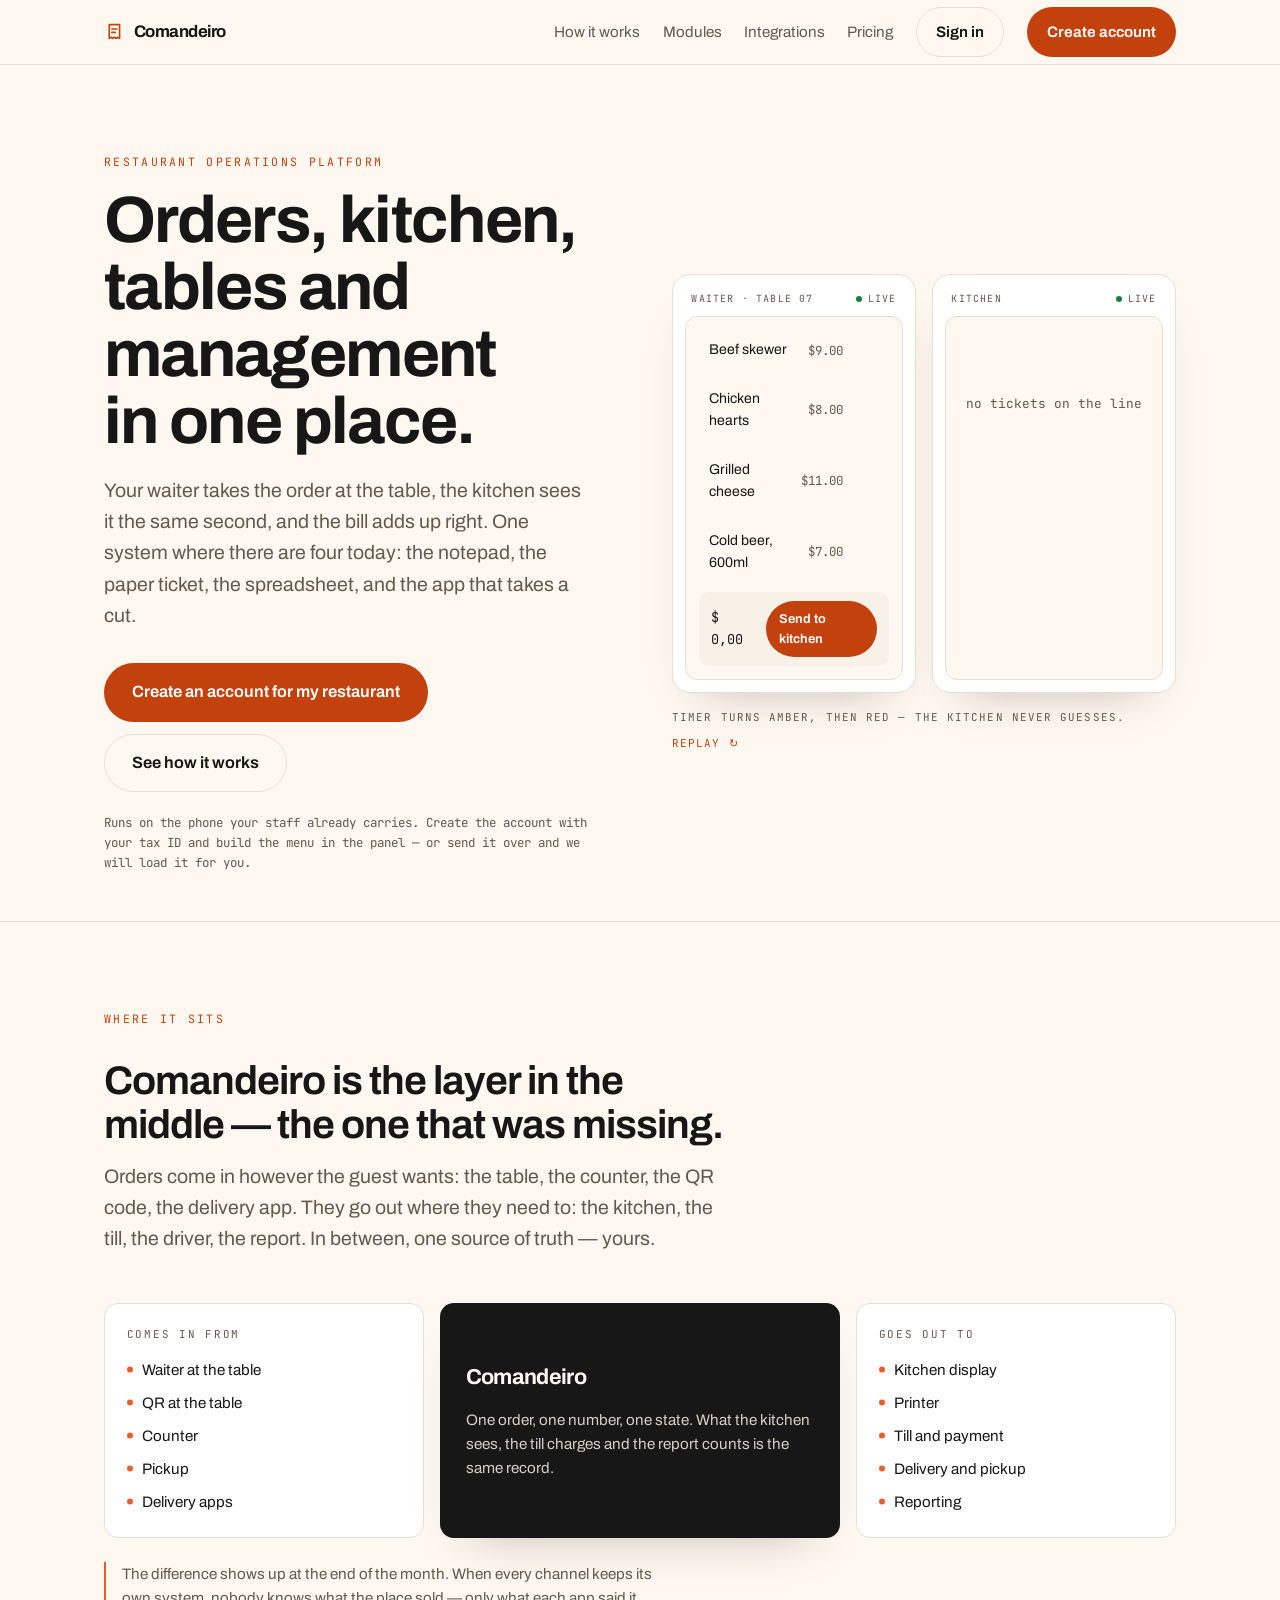
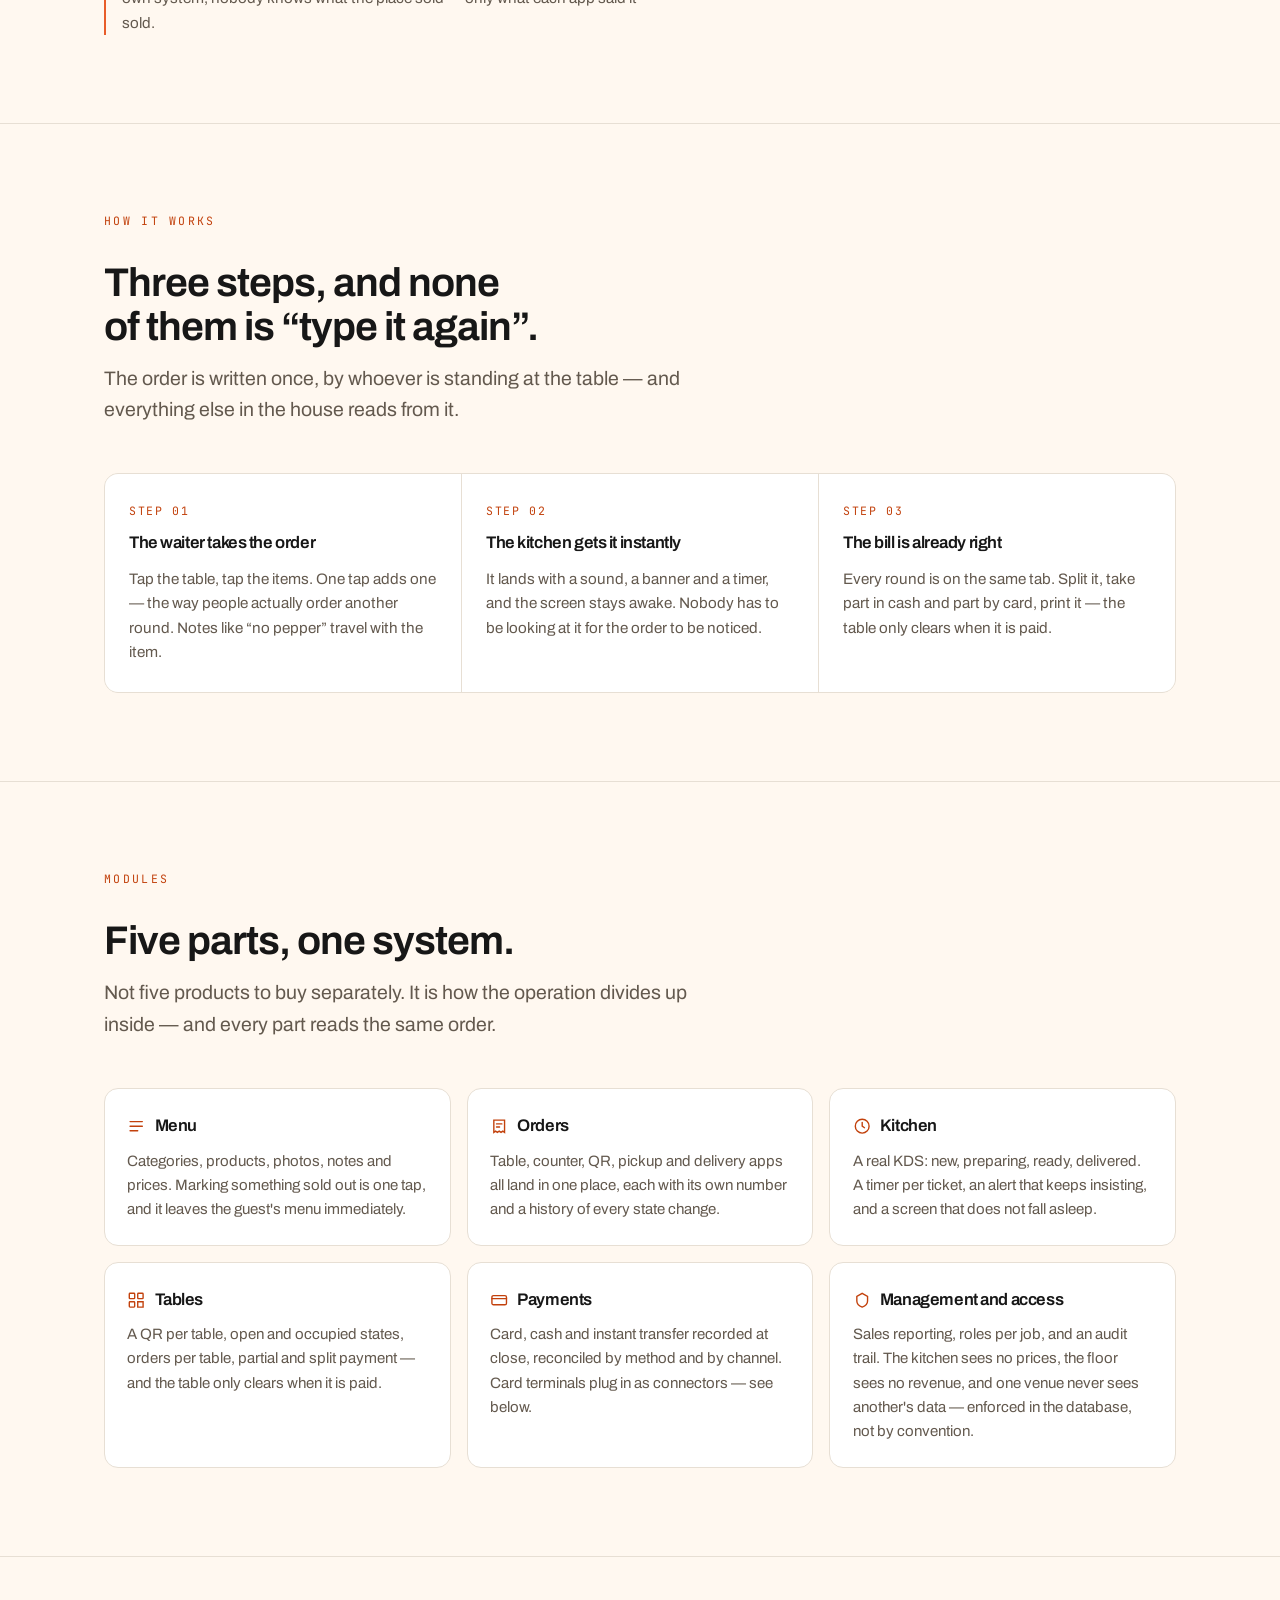
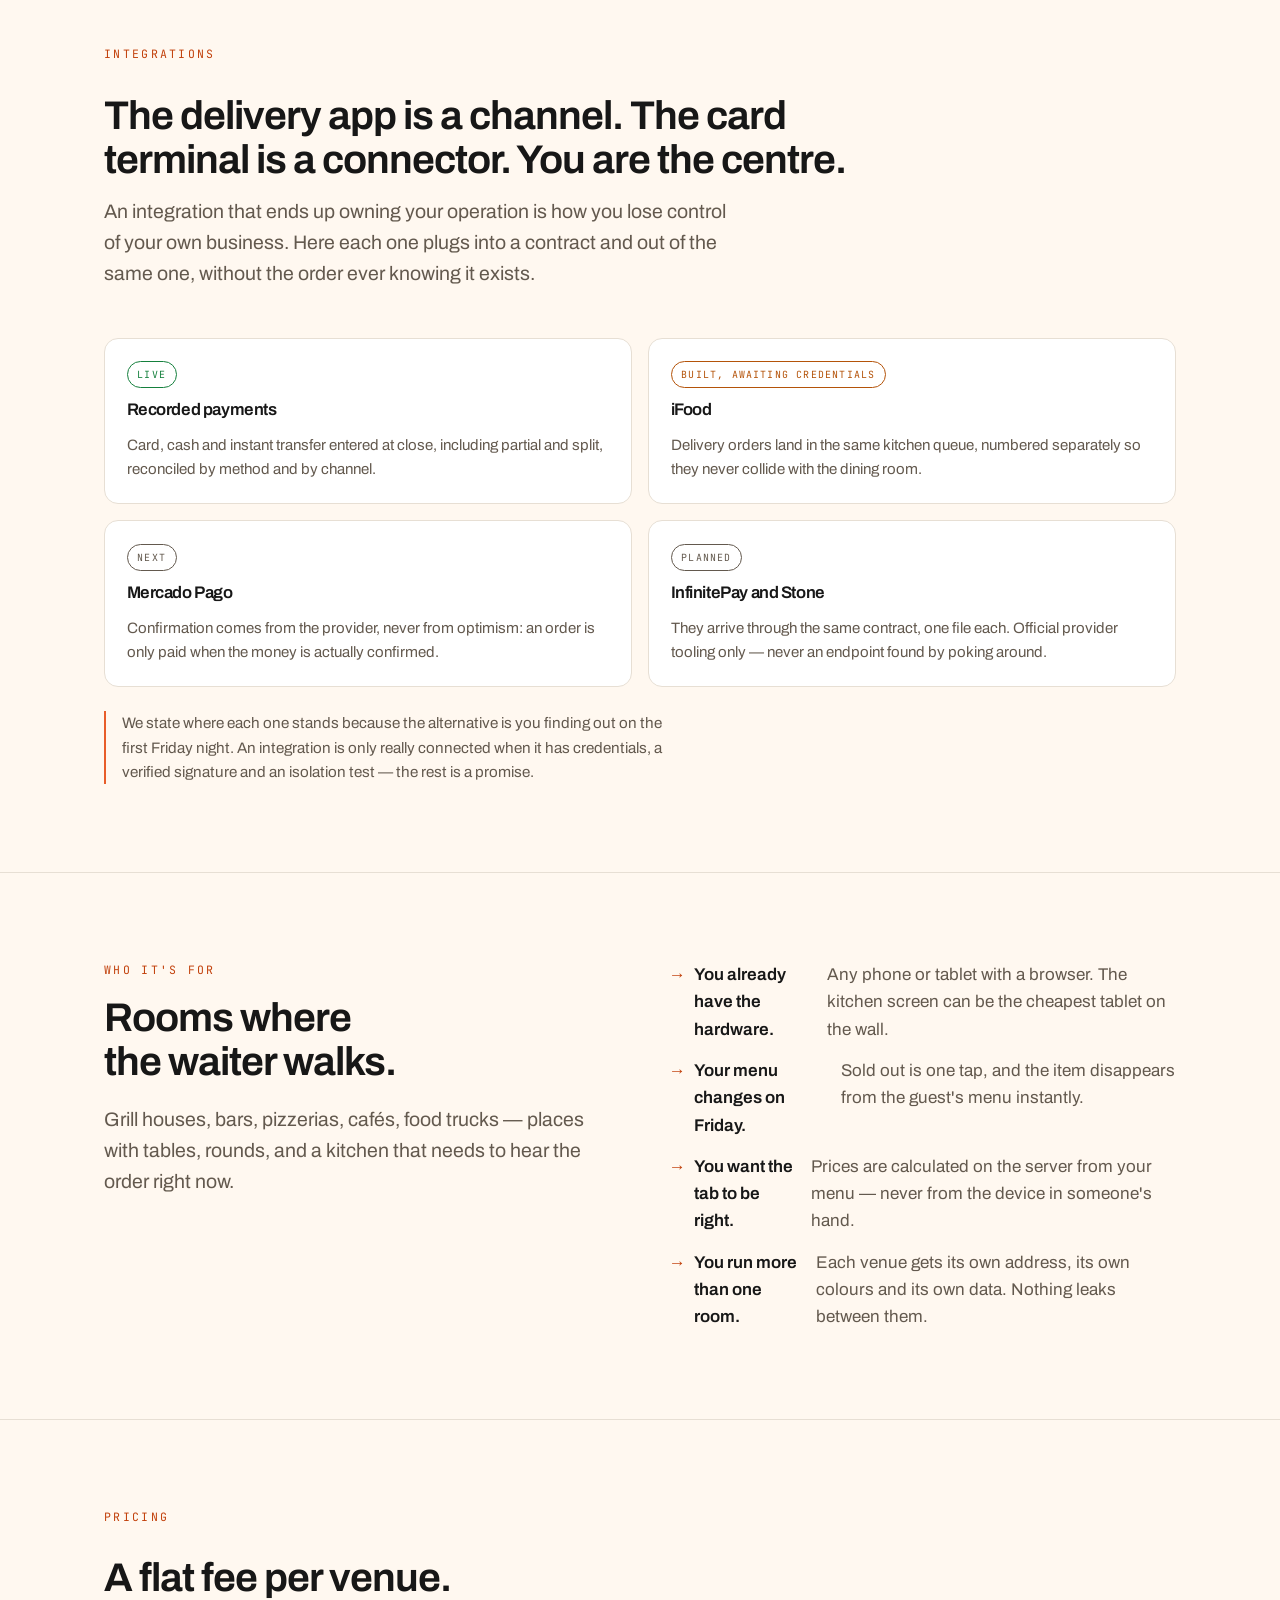
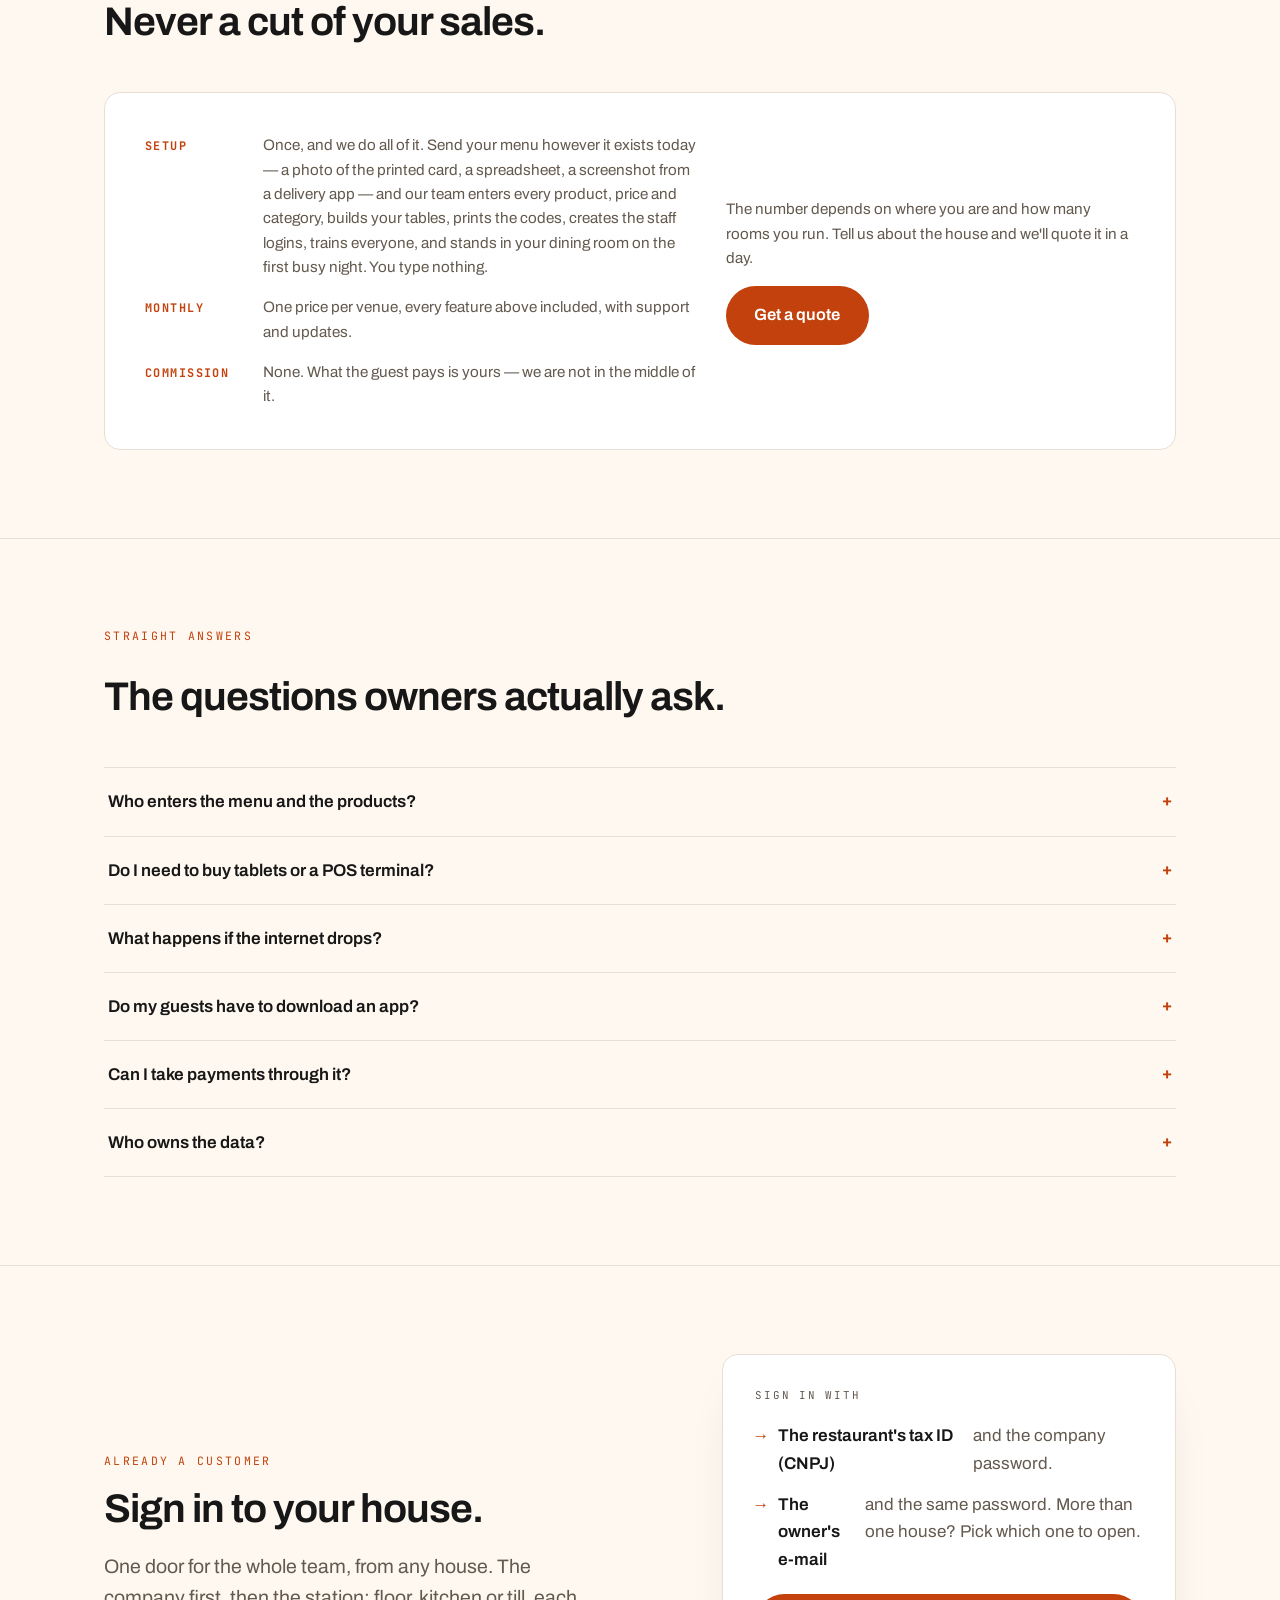
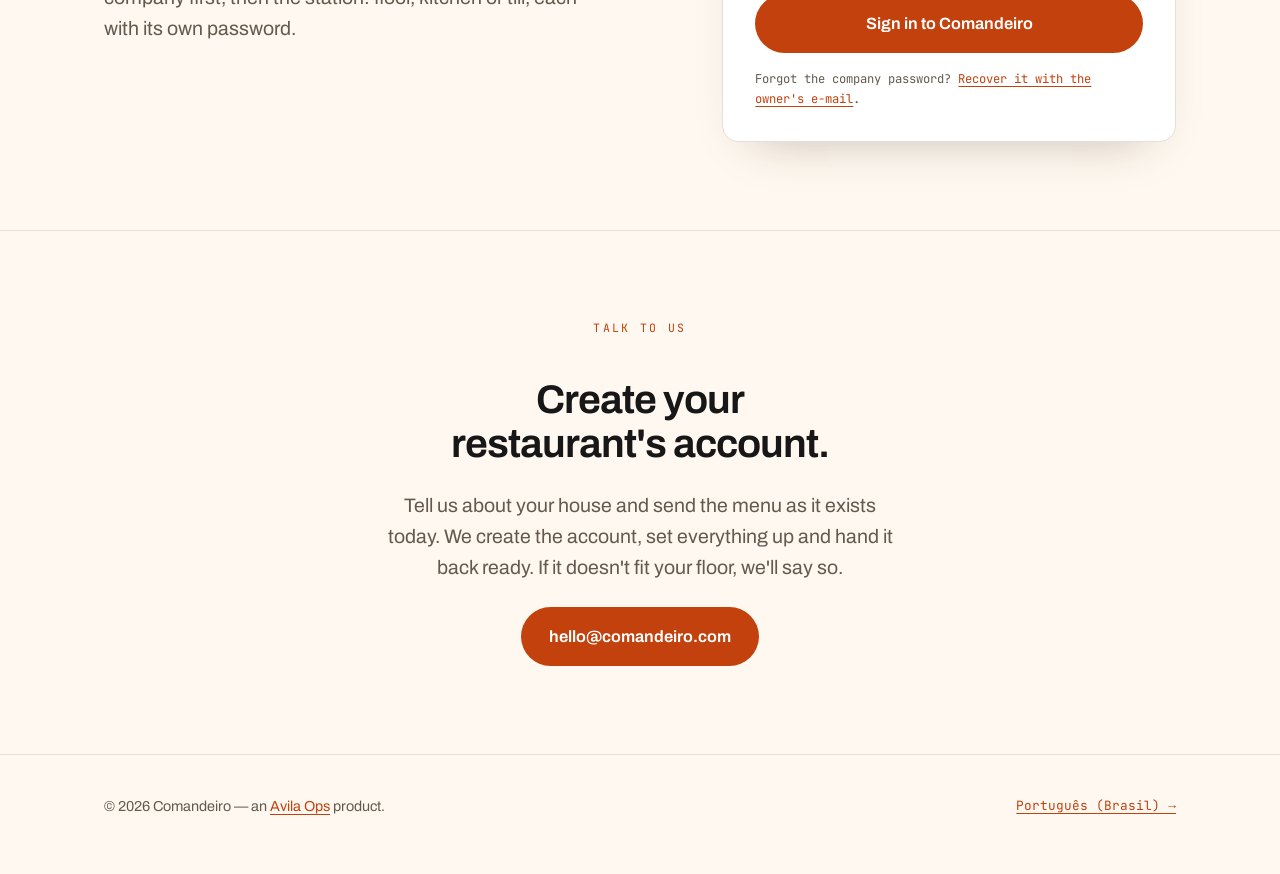
<file: index.html>
<!doctype html>
<html lang="en">
<head>
<meta charset="utf-8">
<meta name="viewport" content="width=device-width, initial-scale=1">
<!-- Google Tag Manager -->
<script>(function(w,d,s,l,i){w[l]=w[l]||[];w[l].push({'gtm.start':
new Date().getTime(),event:'gtm.js'});var f=d.getElementsByTagName(s)[0],
j=d.createElement(s),dl=l!='dataLayer'?'&l='+l:'';j.async=true;j.src=
'https://www.googletagmanager.com/gtm.js?id='+i+dl;f.parentNode.insertBefore(j,f);
})(window,document,'script','dataLayer','GTM-N92TPTC5');</script>
<!-- End Google Tag Manager -->
<title>Comandeiro — restaurant operations platform</title>
<meta name="description" content="Orders, kitchen, tables and management in one place. The operations layer that connects the dining room, QR, counter and delivery into one source of truth.">
<meta name="theme-color" content="#FFF8F0">
<link rel="canonical" href="https://comandeiro.com/">
<link rel="alternate" hreflang="en" href="https://comandeiro.com/">
<link rel="alternate" hreflang="pt-BR" href="https://comandeiro.com.br/">
<link rel="alternate" hreflang="x-default" href="https://comandeiro.com/">

<meta property="og:title" content="Comandeiro — restaurant operations platform">
<meta property="og:description" content="Orders, kitchen, tables and management in one place.">
<meta property="og:type" content="website">
<meta property="og:url" content="https://comandeiro.com/">
<meta property="og:image" content="https://comandeiro.com/og-v2.png">
<meta property="og:locale" content="en_US">
<meta property="og:locale:alternate" content="pt_BR">
<meta name="twitter:card" content="summary_large_image">

<link rel="icon" type="image/png" href="/favicon-96x96.png" sizes="96x96">
<link rel="shortcut icon" href="/favicon.ico">
<link rel="apple-touch-icon" sizes="180x180" href="/apple-touch-icon.png">
<meta name="apple-mobile-web-app-title" content="Comandeiro">
<link rel="manifest" href="/manifest.json">
<link rel="preload" href="/fonts/archivo-latin.woff2" as="font" type="font/woff2" crossorigin>
<link rel="preload" href="/fonts/jetbrains-mono-latin.woff2" as="font" type="font/woff2" crossorigin>
<link rel="stylesheet" href="/assets/comandeiro.css">

<script type="application/ld+json">
{
  "@context": "https://schema.org",
  "@graph": [
    {
      "@type": "SoftwareApplication",
      "name": "Comandeiro",
      "applicationCategory": "BusinessApplication",
      "applicationSubCategory": "Restaurant point of sale",
      "operatingSystem": "Web browser",
      "url": "https://comandeiro.com/",
      "description": "Restaurant operations platform: table, QR, counter and delivery orders arrive in one place, with a kitchen display, tables, payment and reporting.",
      "publisher": { "@id": "https://avilaops.com/#org" }
    },
    {
      "@type": "Organization",
      "@id": "https://avilaops.com/#org",
      "name": "Avila Ops",
      "url": "https://avilaops.com",
      "image": "https://avilaops.com/midia/avila-ops-logo-oficial-c8369715-512.webp",
      "email": "hello@comandeiro.com"
    }
  ]
}
</script>
</head>
<body>
<!-- Google Tag Manager (noscript) -->
<noscript><iframe src="https://www.googletagmanager.com/ns.html?id=GTM-N92TPTC5"
height="0" width="0" style="display:none;visibility:hidden"></iframe></noscript>
<!-- End Google Tag Manager (noscript) -->

<a class="skip" href="#main">Skip to content</a>

<header>
  <div class="wrap">
    <a class="mark" href="/">
      <svg viewBox="0 0 24 24" fill="none" stroke="currentColor" stroke-width="1.8" stroke-linecap="round" stroke-linejoin="round" aria-hidden="true">
        <path d="M6 3h12v16l-2-1.4-2 1.4-2-1.4-2 1.4-2-1.4L6 19V3Z"/>
        <path d="M9 8h6M9 12h4"/>
      </svg>
      Comandeiro
    </a>
    <nav>
      <a class="hide-sm" href="#how">How it works</a>
      <a class="hide-sm" href="#modules">Modules</a>
      <a class="hide-sm" href="#connectors">Integrations</a>
      <a class="hide-sm" href="#pricing">Pricing</a>
      <a class="btn btn-ghost" href="https://app.comandeiro.com.br/acesso">Sign in</a>
      <a class="btn" href="https://app.comandeiro.com.br/acesso/criar">Create account</a>
    </nav>
  </div>
</header>

<main id="main">

<div class="hero">
  <div class="wrap">
    <div>
      <p class="eyebrow">Restaurant operations platform</p>
      <h1>Orders, kitchen, tables and management in one place.</h1>
      <p class="lede" style="margin-top:1.25rem">
        Your waiter takes the order at the table, the kitchen sees it the same
        second, and the bill adds up right. One system where there are four
        today: the notepad, the paper ticket, the spreadsheet, and the app that
        takes a cut.
      </p>

      <div class="actions">
        <a class="btn btn-lg" href="https://app.comandeiro.com.br/acesso/criar">Create an account for my restaurant</a>
        <a class="btn btn-lg btn-ghost" href="#how">See how it works</a>
      </div>

      <p class="note">Runs on the phone your staff already carries. Create the account with your tax ID and build the menu in the panel — or send it over and we will load it for you.</p>
    </div>

    <!-- Demo: o produto se explicando em movimento. Sem JS, fica o estado final. -->
    <div class="demo" data-demo data-moeda="$"
         data-textos='{"aguardando":"waiting for orders","naChapa":"on the grill","atencao":"taking a while","atrasado":"running late"}'>

      <section class="device" aria-label="Waiter taking an order">
        <div class="chrome"><span>Waiter · Table 07</span><span class="live">live</span></div>
        <div class="screen">
          <div class="item" data-item data-qtd-final="3" data-preco="900">
            <span class="nome">Beef skewer</span><span class="preco">$9.00</span>
            <span class="qtd" data-qtd></span>
          </div>
          <div class="item" data-item data-qtd-final="2" data-preco="800">
            <span class="nome">Chicken hearts</span><span class="preco">$8.00</span>
            <span class="qtd" data-qtd></span>
          </div>
          <div class="item" data-item data-qtd-final="1" data-preco="1100">
            <span class="nome">Grilled cheese</span><span class="preco">$11.00</span>
            <span class="qtd" data-qtd></span>
          </div>
          <div class="item" data-item data-qtd-final="2" data-preco="700">
            <span class="nome">Cold beer, 600ml</span><span class="preco">$7.00</span>
            <span class="qtd" data-qtd></span>
          </div>

          <div class="enviar" data-enviar>
            <span class="total" data-total>$0.00</span>
            <span class="acao">Send to kitchen</span>
          </div>
        </div>
      </section>

      <section class="device" aria-label="Kitchen display">
        <div class="chrome"><span>Kitchen</span><span class="live">live</span></div>
        <div class="screen">
          <p class="vazio" data-vazio>no tickets on the line</p>

          <div class="kds" data-kds hidden>
            <article class="comanda" data-comanda data-estado="normal">
              <div class="topo"><span>TABLE 07</span><span>#0142</span></div>
              <div class="linha"><span class="q">3×</span><span>Beef skewer</span></div>
              <div class="linha"><span class="q">2×</span><span>Chicken hearts</span></div>
              <div class="obs">no pepper</div>
              <div class="linha"><span class="q">1×</span><span>Grilled cheese</span></div>
              <div class="linha"><span class="q">2×</span><span>Cold beer</span></div>
              <div class="rodape">
                <span class="estado" data-estado-texto>on the grill</span>
                <span class="cron" data-cron>00:00</span>
              </div>
            </article>
          </div>
        </div>
      </section>

      <p class="legenda">
        <span>Timer turns amber, then red — the kitchen never guesses.</span>
        <button type="button" data-repetir>replay ↻</button>
      </p>
    </div>
  </div>
</div>

<section id="layer">
  <div class="wrap">
    <div class="section-head revela">
      <p class="eyebrow">Where it sits</p>
      <h2>Comandeiro is the layer in the middle — the one that was missing.</h2>
      <p class="lede" style="max-width:56ch">
        Orders come in however the guest wants: the table, the counter, the QR
        code, the delivery app. They go out where they need to: the kitchen,
        the till, the driver, the report. In between, one source of truth —
        yours.
      </p>
    </div>

    <div class="layer revela">
      <div class="lane">
        <p class="lane-title">Comes in from</p>
        <ul>
          <li>Waiter at the table</li>
          <li>QR at the table</li>
          <li>Counter</li>
          <li>Pickup</li>
          <li>Delivery apps</li>
        </ul>
      </div>

      <div class="core">
        <span class="core-mark">Comandeiro</span>
        <p>One order, one number, one state. What the kitchen sees, the till charges and the report counts is the same record.</p>
      </div>

      <div class="lane">
        <p class="lane-title">Goes out to</p>
        <ul>
          <li>Kitchen display</li>
          <li>Printer</li>
          <li>Till and payment</li>
          <li>Delivery and pickup</li>
          <li>Reporting</li>
        </ul>
      </div>
    </div>

    <p class="note-block revela">
      The difference shows up at the end of the month. When every channel keeps
      its own system, nobody knows what the place sold — only what each app
      said it sold.
    </p>
  </div>
</section>

<section id="how">
  <div class="wrap">
    <div class="section-head revela">
      <p class="eyebrow">How it works</p>
      <h2>Three steps, and none of them is “type it again”.</h2>
      <p class="lede" style="max-width:54ch">
        The order is written once, by whoever is standing at the table — and
        everything else in the house reads from it.
      </p>
    </div>

    <div class="steps revela">
      <div class="step">
        <span class="num">STEP 01</span>
        <h3>The waiter takes the order</h3>
        <p>Tap the table, tap the items. One tap adds one — the way people actually order another round. Notes like “no pepper” travel with the item.</p>
      </div>
      <div class="step">
        <span class="num">STEP 02</span>
        <h3>The kitchen gets it instantly</h3>
        <p>It lands with a sound, a banner and a timer, and the screen stays awake. Nobody has to be looking at it for the order to be noticed.</p>
      </div>
      <div class="step">
        <span class="num">STEP 03</span>
        <h3>The bill is already right</h3>
        <p>Every round is on the same tab. Split it, take part in cash and part by card, print it — the table only clears when it is paid.</p>
      </div>
    </div>
  </div>
</section>

<section id="modules">
  <div class="wrap">
    <div class="section-head revela">
      <p class="eyebrow">Modules</p>
      <h2>Five parts, one system.</h2>
      <p class="lede" style="max-width:54ch">
        Not five products to buy separately. It is how the operation divides up
        inside — and every part reads the same order.
      </p>
    </div>

    <div class="grid revela">
      <div class="card">
        <h3><svg viewBox="0 0 24 24" fill="none" stroke="currentColor" stroke-width="1.8" stroke-linecap="round"><path d="M4 6h16M4 12h16M4 18h10"/></svg> Menu</h3>
        <p>Categories, products, photos, notes and prices. Marking something sold out is one tap, and it leaves the guest's menu immediately.</p>
      </div>
      <div class="card">
        <h3><svg viewBox="0 0 24 24" fill="none" stroke="currentColor" stroke-width="1.8" stroke-linecap="round"><path d="M5 4h14v16l-2.3-1.6L14.4 20l-2.4-1.6L9.6 20l-2.3-1.6L5 20V4Z"/><path d="M8.5 9h7M8.5 13h4"/></svg> Orders</h3>
        <p>Table, counter, QR, pickup and delivery apps all land in one place, each with its own number and a history of every state change.</p>
      </div>
      <div class="card">
        <h3><svg viewBox="0 0 24 24" fill="none" stroke="currentColor" stroke-width="1.8" stroke-linecap="round"><path d="M12 7v5l3 2"/><circle cx="12" cy="12" r="9"/></svg> Kitchen</h3>
        <p>A real KDS: new, preparing, ready, delivered. A timer per ticket, an alert that keeps insisting, and a screen that does not fall asleep.</p>
      </div>
      <div class="card">
        <h3><svg viewBox="0 0 24 24" fill="none" stroke="currentColor" stroke-width="1.8" stroke-linecap="round"><rect x="3" y="3" width="7" height="7" rx="1"/><rect x="14" y="3" width="7" height="7" rx="1"/><rect x="3" y="14" width="7" height="7" rx="1"/><path d="M14 14h7v7h-7z"/></svg> Tables</h3>
        <p>A QR per table, open and occupied states, orders per table, partial and split payment — and the table only clears when it is paid.</p>
      </div>
      <div class="card">
        <h3><svg viewBox="0 0 24 24" fill="none" stroke="currentColor" stroke-width="1.8" stroke-linecap="round"><rect x="2.5" y="6" width="19" height="12" rx="2"/><path d="M2.5 10h19"/></svg> Payments</h3>
        <p>Card, cash and instant transfer recorded at close, reconciled by method and by channel. Card terminals plug in as connectors — see below.</p>
      </div>
      <div class="card">
        <h3><svg viewBox="0 0 24 24" fill="none" stroke="currentColor" stroke-width="1.8" stroke-linecap="round"><path d="M12 3l7 4v6c0 4-3 6.5-7 8-4-1.5-7-4-7-8V7l7-4Z"/></svg> Management and access</h3>
        <p>Sales reporting, roles per job, and an audit trail. The kitchen sees no prices, the floor sees no revenue, and one venue never sees another's data — enforced in the database, not by convention.</p>
      </div>
    </div>
  </div>
</section>

<section id="connectors">
  <div class="wrap">
    <div class="section-head revela">
      <p class="eyebrow">Integrations</p>
      <h2>The delivery app is a channel. The card terminal is a connector. You are the centre.</h2>
      <p class="lede" style="max-width:58ch">
        An integration that ends up owning your operation is how you lose
        control of your own business. Here each one plugs into a contract and
        out of the same one, without the order ever knowing it exists.
      </p>
    </div>

    <div class="conn revela">
      <div class="conn-item">
        <span class="tag tag-live">live</span>
        <h3>Recorded payments</h3>
        <p>Card, cash and instant transfer entered at close, including partial and split, reconciled by method and by channel.</p>
      </div>
      <div class="conn-item">
        <span class="tag tag-ready">built, awaiting credentials</span>
        <h3>iFood</h3>
        <p>Delivery orders land in the same kitchen queue, numbered separately so they never collide with the dining room.</p>
      </div>
      <div class="conn-item">
        <span class="tag tag-next">next</span>
        <h3>Mercado Pago</h3>
        <p>Confirmation comes from the provider, never from optimism: an order is only paid when the money is actually confirmed.</p>
      </div>
      <div class="conn-item">
        <span class="tag tag-next">planned</span>
        <h3>InfinitePay and Stone</h3>
        <p>They arrive through the same contract, one file each. Official provider tooling only — never an endpoint found by poking around.</p>
      </div>
    </div>

    <p class="note-block revela">
      We state where each one stands because the alternative is you finding out
      on the first Friday night. An integration is only really connected when
      it has credentials, a verified signature and an isolation test — the rest
      is a promise.
    </p>
  </div>
</section>

<section id="who">
  <div class="wrap split">
    <div class="revela">
      <p class="eyebrow">Who it's for</p>
      <h2>Rooms where the waiter walks.</h2>
      <p class="lede" style="margin-top:1.25rem">
        Grill houses, bars, pizzerias, cafés, food trucks — places with tables,
        rounds, and a kitchen that needs to hear the order right now.
      </p>
    </div>

    <ul class="plain revela">
      <li><strong>You already have the hardware.</strong> Any phone or tablet with a browser. The kitchen screen can be the cheapest tablet on the wall.</li>
      <li><strong>Your menu changes on Friday.</strong> Sold out is one tap, and the item disappears from the guest's menu instantly.</li>
      <li><strong>You want the tab to be right.</strong> Prices are calculated on the server from your menu — never from the device in someone's hand.</li>
      <li><strong>You run more than one room.</strong> Each venue gets its own address, its own colours and its own data. Nothing leaks between them.</li>
    </ul>
  </div>
</section>

<section id="pricing">
  <div class="wrap">
    <div class="section-head revela">
      <p class="eyebrow">Pricing</p>
      <h2>A flat fee per venue. Never a cut of your sales.</h2>
    </div>

    <div class="price revela">
      <div class="lines">
        <div class="line"><b>Setup</b><span>Once, and we do all of it. Send your menu however it exists today — a photo of the printed card, a spreadsheet, a screenshot from a delivery app — and our team enters every product, price and category, builds your tables, prints the codes, creates the staff logins, trains everyone, and stands in your dining room on the first busy night. You type nothing.</span></div>
        <div class="line"><b>Monthly</b><span>One price per venue, every feature above included, with support and updates.</span></div>
        <div class="line"><b>Commission</b><span>None. What the guest pays is yours — we are not in the middle of it.</span></div>
      </div>

      <div style="display:flex;flex-direction:column;gap:1rem;align-items:flex-start">
        <p style="color:var(--muted);font-size:.95rem">
          The number depends on where you are and how many rooms you run. Tell
          us about the house and we'll quote it in a day.
        </p>
        <a class="btn btn-lg" href="#contact">Get a quote</a>
      </div>
    </div>
  </div>
</section>

<section id="faq">
  <div class="wrap">
    <div class="section-head revela">
      <p class="eyebrow">Straight answers</p>
      <h2>The questions owners actually ask.</h2>
    </div>

    <div class="faq revela">
      <details>
        <summary>Who enters the menu and the products?</summary>
        <p>Your choice. You can create the account and build the menu yourself in the panel — adding a product is quick, and changing a price or marking something sold out is one tap. And if you would rather type nothing, assisted setup still stands: hand over the menu exactly as it is today, even a photo of the laminated card, and our team gives the system back with products, prices, categories, tables and staff already in it.</p>
      </details>
      <details>
        <summary>Do I need to buy tablets or a POS terminal?</summary>
        <p>No. It runs in the browser on the phones your staff already carry. If you want a screen on the kitchen wall, the cheapest Android tablet will do — it only has to stay plugged in and on the wi-fi.</p>
      </details>
      <details>
        <summary>What happens if the internet drops?</summary>
        <p>Orders already sent stay on the kitchen screen. New ones need the connection, the same as your card machine does. We'll say it plainly: this is a connected system, and a dining room without reliable wi-fi is not the right room for it yet.</p>
      </details>
      <details>
        <summary>Do my guests have to download an app?</summary>
        <p>Never. The QR code opens the menu in the phone's browser. And if you'd rather your waiters take every order, you don't have to use the QR codes at all.</p>
      </details>
      <details>
        <summary>Can I take payments through it?</summary>
        <p>Today the person at the till records what came in — cash, card, instant transfer — and the tab closes with it. Card-machine integrations are added one at a time, using the provider's official tools only, never a reverse-engineered endpoint.</p>
      </details>
      <details>
        <summary>Who owns the data?</summary>
        <p>You do. Your menu, your sales, your guests. Each venue is isolated at the database level, and you can ask for an export at any time.</p>
      </details>
    </div>
  </div>
</section>

<section id="entrar">
  <div class="wrap">
    <div class="entrar revela">
      <div>
        <p class="eyebrow">Already a customer</p>
        <h2>Sign in to your house.</h2>
        <p class="lede" style="margin-top:1.25rem">
          One door for the whole team, from any house. The company first, then
          the station: floor, kitchen or till, each with its own password.
        </p>
      </div>

      <div class="entrar-card">
        <p class="entrar-label">Sign in with</p>
        <ul class="plain">
          <li><strong>The restaurant's tax ID (CNPJ)</strong> and the company password.</li>
          <li><strong>The owner's e-mail</strong> and the same password. More than one house? Pick which one to open.</li>
        </ul>
        <a class="btn btn-lg" href="https://app.comandeiro.com.br/acesso">Sign in to Comandeiro</a>
        <p class="note">Forgot the company password? <a href="https://app.comandeiro.com.br/acesso/recuperar">Recover it with the owner's e-mail</a>.</p>
      </div>
    </div>
  </div>
</section>

<section id="contact">
  <div class="wrap cta revela">
    <p class="eyebrow">Talk to us</p>
    <h2 style="max-width:22ch">Create your restaurant's account.</h2>
    <p class="lede" style="max-width:46ch;text-align:center">
      Tell us about your house and send the menu as it exists today. We create
      the account, set everything up and hand it back ready. If it doesn't fit
      your floor, we'll say so.
    </p>
    <a class="btn btn-lg" href="mailto:hello@comandeiro.com?subject=Create%20my%20restaurant%27s%20account">hello@comandeiro.com</a>
  </div>
</section>

</main>

<footer>
  <div class="wrap">
    <span>© 2026 Comandeiro — an <a href="https://avilaops.com">Avila Ops</a> product.</span>
    <span class="lang"><a href="https://comandeiro.com.br" hreflang="pt-BR">Português (Brasil) →</a></span>
  </div>
</footer>

<script src="/assets/comandeiro.js" defer></script>
</body>
</html>
</file>
<file: assets/comandeiro.css>
/* ==========================================================================
   Comandeiro — folha única, servida estática.
   Mesmo arquivo para o site em inglês e o em português: o que muda entre eles
   é texto, nunca desenho. Duas folhas seriam duas verdades, e a segunda
   sempre atrasa.
   ========================================================================== */

@font-face {
  font-family: "Archivo";
  src: url("/fonts/archivo-latin.woff2") format("woff2");
  font-weight: 100 900;
  font-display: swap;
  unicode-range: U+0000-00FF, U+0131, U+0152-0153, U+02BB-02BC, U+02C6, U+02DA,
    U+02DC, U+0304, U+0308, U+0329, U+2000-206F, U+2074, U+20AC, U+2122, U+2191,
    U+2193, U+2212, U+2215, U+FEFF, U+FFFD;
}

@font-face {
  font-family: "JetBrains Mono";
  src: url("/fonts/jetbrains-mono-latin.woff2") format("woff2");
  font-weight: 100 800;
  font-display: swap;
  unicode-range: U+0000-00FF, U+0131, U+0152-0153, U+02BB-02BC, U+02C6, U+02DA,
    U+02DC, U+0304, U+0308, U+0329, U+2000-206F, U+2074, U+20AC, U+2122, U+2191,
    U+2193, U+2212, U+2215, U+FEFF, U+FFFD;
}

/* --------------------------------------------------------------------------
   Tokens da marca Comandeiro.

   Tema claro, e só ele. Um site que muda de cor conforme o aparelho do
   visitante é duas versões para manter, e a segunda nunca é olhada.

   Duas famílias de token, e a distinção não é capricho:

   --brand-*   a cor da marca, exata como está no manual. Vale para
               superfície: fundo de botão, selo, barra de estado.
   --*-text    a mesma cor escurecida até passar 4.5:1. Vale para texto.

   Existem separadas porque a paleta da marca foi escolhida para ser vista,
   não lida. Medido sobre o creme: terracota 3.3:1, âmbar 2.0:1, verde
   3.1:1 — todos reprovam como texto, e o âmbar reprova por larga margem.
   Usar o token de marca num link deixaria o link ilegível para quem
   enxerga pouco, que num restaurante é o dono de sessenta anos conferindo
   o relatório no celular. Cada par foi conferido: nenhum abaixo de 4.5:1.
   -------------------------------------------------------------------------- */
:root {
  /* superfícies */
  --ground: #FFF8F0;
  --panel: #FFFFFF;
  --panel-2: #F7F1E8;
  --ink: #171717;
  --muted: #63594E;
  --rule: #E7DFD4;

  /* marca — cor exata, para preencher */
  --brand-graphite: #171717;
  --brand-terra: #E85D2A;
  --brand-amber: #F59E0B;
  --brand-cream: #FFF8F0;
  --brand-green: #16A34A;
  --brand-red: #DC2626;

  /* marca — variantes de texto, conferidas em AA */
  --ember: #C2410C;
  --ember-soft: rgba(232, 93, 42, 0.10);
  --ember-ink: #FFFFFF;
  --ready: #15803D;
  --warn: #B45309;
  --danger: #C81E1E;

  /* cupom */
  --paper: #FFFDF8;
  --paper-ink: #1A1714;
  --paper-rule: #D8CDB9;

  --sans: "Archivo", system-ui, -apple-system, "Segoe UI", Roboto, sans-serif;
  --mono: "JetBrains Mono", ui-monospace, SFMono-Regular, Consolas, monospace;

  --radius: 14px;
  --shadow: 0 24px 48px -32px rgba(52, 38, 24, 0.35);
}

* { box-sizing: border-box; }

html { scroll-behavior: smooth; -webkit-text-size-adjust: 100%; }

body {
  margin: 0;
  background: var(--ground);
  color: var(--ink);
  font-family: var(--sans);
  font-size: 17px;
  line-height: 1.6;
  -webkit-font-smoothing: antialiased;
  overflow-x: hidden;
}

.wrap { width: 100%; max-width: 70rem; margin: 0 auto; padding: 0 1.5rem; }

a { color: var(--ember); text-underline-offset: 3px; }
:focus-visible { outline: 2px solid var(--ember); outline-offset: 3px; border-radius: 4px; }

.skip {
  position: absolute; left: -999px; top: 0; z-index: 100;
  background: var(--ember); color: var(--ember-ink); padding: .7rem 1rem; border-radius: 0 0 8px 0;
}
.skip:focus { left: 0; }

h1, h2, h3 { margin: 0; letter-spacing: -.025em; text-wrap: balance; }
h1 { font-size: clamp(2.35rem, 6vw, 4.1rem); line-height: 1.02; font-weight: 700; }
h2 { font-size: clamp(1.65rem, 3.6vw, 2.5rem); line-height: 1.1; font-weight: 650; }
h3 { font-size: 1.05rem; font-weight: 620; }
p { margin: 0; }

.eyebrow {
  font-family: var(--mono);
  font-size: .72rem; letter-spacing: .2em; text-transform: uppercase;
  color: var(--ember); margin: 0 0 1rem;
}
.lede { font-size: clamp(1.05rem, 1.9vw, 1.22rem); color: var(--muted); max-width: 44ch; }

/* ---------- cabeçalho ---------- */

header {
  position: sticky; top: 0; z-index: 30;
  background: color-mix(in srgb, var(--ground) 86%, transparent);
  backdrop-filter: blur(10px);
  border-bottom: 1px solid var(--rule);
}
header .wrap { display: flex; align-items: center; gap: 1.5rem; height: 4rem; }

.mark {
  display: flex; align-items: center; gap: .55rem;
  font-weight: 700; letter-spacing: -.03em; font-size: 1.05rem;
  text-decoration: none; color: var(--ink);
}
.mark svg { width: 1.3rem; height: 1.3rem; color: var(--ember); }

nav { margin-left: auto; display: flex; align-items: center; gap: 1.4rem; }
nav a { color: var(--muted); text-decoration: none; font-size: .95rem; }
nav a:hover { color: var(--ink); }
@media (max-width: 52rem) {
  nav .hide-sm { display: none; }
  header .wrap { gap: .75rem; padding: 0 1rem; }
  nav { gap: .5rem; }
  nav .btn { padding: .5rem .8rem; font-size: .88rem; }
}

.btn {
  display: inline-flex; align-items: center; justify-content: center;
  background: var(--ember); color: var(--ember-ink); font-weight: 640;
  padding: .72rem 1.2rem; border-radius: 999px; text-decoration: none;
  white-space: nowrap; border: 1px solid transparent;
  transition: transform .15s ease, background .15s ease;
}
.btn:hover { background: #9E3210; transform: translateY(-1px); }
.btn-lg { padding: .95rem 1.7rem; font-size: 1.02rem; }
.btn-ghost { background: transparent; color: var(--ink); border-color: var(--rule); }
.btn-ghost:hover { background: var(--panel); }

/* ---------- herói ---------- */

.hero { padding: clamp(3rem, 7vw, 5.5rem) 0 clamp(2rem, 4vw, 3rem); }
.hero .wrap { display: grid; gap: clamp(2.5rem, 5vw, 4rem); align-items: center; }
@media (min-width: 64rem) { .hero .wrap { grid-template-columns: 1fr 1fr; } }
.hero .actions { display: flex; flex-wrap: wrap; gap: .75rem; margin-top: 2rem; }
.hero .note { font-family: var(--mono); font-size: .78rem; color: var(--muted); margin-top: 1.3rem; }

/* ---------- demo ao vivo ---------- */

.demo {
  display: grid; gap: 1rem; grid-template-columns: 1fr;
  container-type: inline-size;
}
@media (min-width: 30rem) { .demo { grid-template-columns: 1fr 1fr; } }

.device {
  background: var(--panel); border: 1px solid var(--rule); border-radius: 18px;
  padding: .75rem; box-shadow: var(--shadow); display: flex; flex-direction: column; min-height: 20rem;
}
.device .chrome {
  display: flex; align-items: center; justify-content: space-between;
  font-family: var(--mono); font-size: .62rem; letter-spacing: .12em;
  text-transform: uppercase; color: var(--muted); padding: .25rem .4rem .6rem;
}
.device .chrome .live { display: inline-flex; align-items: center; gap: .35rem; }
.device .chrome .live::before {
  content: ""; width: .4rem; height: .4rem; border-radius: 999px;
  background: var(--ready); box-shadow: 0 0 0 0 rgba(62,122,38, .7);
  animation: pulse 2.4s infinite;
}
@keyframes pulse {
  0% { box-shadow: 0 0 0 0 rgba(62,122,38,.6); }
  70% { box-shadow: 0 0 0 .5rem rgba(62,122,38,0); }
  100% { box-shadow: 0 0 0 0 rgba(62,122,38,0); }
}

/* A tela precisa se separar da moldura. No tema escuro bastava ser mais
   escura que o aparelho; aqui os dois são claros, então a borda faz o
   trabalho que a diferença de luz fazia. */
.screen {
  background: var(--ground); border: 1px solid var(--rule);
  border-radius: 12px; padding: .8rem;
  flex: 1; display: flex; flex-direction: column; gap: .5rem; overflow: hidden;
}

/* garçom */
.item {
  display: flex; align-items: center; gap: .6rem;
  padding: .5rem .6rem; border-radius: 9px; border: 1px solid transparent;
  font-size: .88rem; transition: background .2s ease, border-color .2s ease;
}
.item .nome { flex: 1; }
.item .preco { font-family: var(--mono); font-size: .78rem; color: var(--muted); }
.item .qtd {
  font-family: var(--mono); font-weight: 700; min-width: 1.6rem; text-align: center;
  color: var(--ember); opacity: 0; transition: opacity .2s ease;
}
.item.tocado { background: var(--ember-soft); border-color: rgba(196,63,20,.35); }
.item.tocado .qtd { opacity: 1; }

.enviar {
  margin-top: auto; display: flex; align-items: center; justify-content: space-between;
  gap: .75rem; background: var(--panel-2); border-radius: 10px; padding: .6rem .75rem;
}
.enviar .total { font-family: var(--mono); font-size: .85rem; }
.enviar .acao {
  background: var(--ember); color: var(--ember-ink); font-weight: 650; font-size: .8rem;
  padding: .45rem .8rem; border-radius: 999px; transition: transform .2s ease, filter .2s ease;
}
.enviar.disparando .acao { transform: scale(.94); filter: brightness(1.15); }

/* cozinha */
.kds { display: flex; flex-direction: column; gap: .5rem; }
/* A comanda é papel: no tema escuro ela se destacava sozinha, por ser clara
   sobre fundo escuro. Sobre papel, precisa da borda e da sombra para
   continuar parecendo um pedaço de papel largado na tela. */
.comanda {
  background: var(--paper); color: var(--paper-ink); border-radius: 10px;
  border: 1px solid var(--paper-rule);
  box-shadow: 0 2px 6px -2px rgba(52, 38, 24, .25);
  padding: .7rem .8rem; font-family: var(--mono); font-size: .76rem; line-height: 1.45;
  transform: translateY(-14px); opacity: 0;
  transition: transform .45s cubic-bezier(.2,.8,.2,1), opacity .45s ease;
}
.comanda.entrou { transform: none; opacity: 1; }
.comanda .topo { display: flex; justify-content: space-between; font-weight: 700; }
.comanda .linha { display: flex; gap: .5rem; }
.comanda .linha .q { width: 1.7rem; font-weight: 700; }
.comanda .obs { color: #6E6559; padding-left: 2.2rem; }
.comanda .rodape {
  display: flex; justify-content: space-between; align-items: center;
  margin-top: .5rem; padding-top: .45rem; border-top: 1px dashed var(--paper-rule);
  font-size: .72rem; text-transform: uppercase; letter-spacing: .08em;
}
.comanda .cron { font-weight: 700; font-variant-numeric: tabular-nums; }
.comanda[data-estado="normal"] .cron { color: #3E7A26; }
.comanda[data-estado="atencao"] .cron { color: #9C6C16; }
.comanda[data-estado="atrasado"] .cron { color: #B3300F; }
.comanda .estado { color: #6E6559; }

.vazio { color: var(--muted); font-size: .8rem; font-family: var(--mono); margin: auto; text-align: center; }

.legenda {
  grid-column: 1 / -1; display: flex; flex-wrap: wrap; gap: .5rem 1.25rem;
  font-family: var(--mono); font-size: .68rem; color: var(--muted);
  text-transform: uppercase; letter-spacing: .1em;
}
.legenda button {
  font: inherit; letter-spacing: inherit; text-transform: inherit;
  background: none; border: 0; color: var(--ember); cursor: pointer; padding: 0;
}

@media (prefers-reduced-motion: reduce) {
  .comanda, .item, .enviar .acao { transition: none; }
  .device .chrome .live::before { animation: none; }
  html { scroll-behavior: auto; }
}

/* ---------- seções ---------- */

section { padding: clamp(3.5rem, 7vw, 5.5rem) 0; border-top: 1px solid var(--rule); }
.section-head { max-width: 48rem; margin-bottom: clamp(2rem, 4vw, 3rem); display: flex; flex-direction: column; gap: .9rem; }

.steps { display: grid; gap: 1px; background: var(--rule); border: 1px solid var(--rule); border-radius: var(--radius); overflow: hidden; }
@media (min-width: 54rem) { .steps { grid-template-columns: repeat(3, 1fr); } }
.step { background: var(--panel); padding: 1.75rem 1.5rem; display: flex; flex-direction: column; gap: .6rem; }
.step .num { font-family: var(--mono); font-size: .72rem; color: var(--ember); letter-spacing: .14em; }
.step p { color: var(--muted); font-size: .95rem; }

.grid { display: grid; gap: 1rem; grid-template-columns: 1fr; }
@media (min-width: 46rem) { .grid { grid-template-columns: repeat(2, 1fr); } }
@media (min-width: 68rem) { .grid { grid-template-columns: repeat(3, 1fr); } }

.card {
  background: var(--panel); border: 1px solid var(--rule); border-radius: var(--radius);
  padding: 1.5rem 1.4rem; display: flex; flex-direction: column; gap: .55rem;
}
.card h3 { display: flex; align-items: center; gap: .55rem; }
.card svg { width: 1.15rem; height: 1.15rem; color: var(--ember); flex: none; }
.card p { color: var(--muted); font-size: .94rem; }

.split { display: grid; gap: 2.5rem; align-items: start; }
@media (min-width: 60rem) { .split { grid-template-columns: 1fr 1fr; gap: 4rem; } }

ul.plain { list-style: none; margin: 0; padding: 0; display: flex; flex-direction: column; gap: .9rem; }
ul.plain li { display: flex; gap: .75rem; color: var(--muted); }
ul.plain li::before { content: "→"; color: var(--ember); font-family: var(--mono); flex: none; }
ul.plain strong { color: var(--ink); font-weight: 620; }

.price { background: var(--panel); border: 1px solid var(--rule); border-radius: 16px; padding: clamp(1.75rem, 4vw, 2.5rem); display: grid; gap: 1.75rem; }
@media (min-width: 54rem) { .price { grid-template-columns: 1.15fr .85fr; align-items: center; } }
.price .lines { display: flex; flex-direction: column; gap: 1rem; }
.price .line { display: flex; align-items: baseline; gap: .85rem; }
.price .line b { font-family: var(--mono); color: var(--ember); font-size: .74rem; letter-spacing: .12em; text-transform: uppercase; white-space: nowrap; min-width: 6.5rem; }
.price .line span { color: var(--muted); font-size: .95rem; }

.faq { display: grid; gap: 1px; background: var(--rule); border-block: 1px solid var(--rule); }
.faq details { background: var(--ground); padding: 1.25rem .25rem; }
.faq summary { cursor: pointer; font-weight: 620; list-style: none; display: flex; justify-content: space-between; gap: 1rem; }
.faq summary::-webkit-details-marker { display: none; }
.faq summary::after { content: "+"; color: var(--ember); font-family: var(--mono); }
.faq details[open] summary::after { content: "−"; }
.faq p { color: var(--muted); margin-top: .75rem; max-width: 62ch; font-size: .95rem; }

/* ---------- a camada do meio ---------- */

/* Três colunas: por onde entra, o centro, para onde sai. É o desenho que
   sustenta o posicionamento — o produto é a camada, não o cardápio. */
.layer { display: grid; gap: 1rem; grid-template-columns: 1fr; align-items: stretch; }
@media (min-width: 58rem) { .layer { grid-template-columns: 1fr 1.25fr 1fr; } }

.lane {
  background: var(--panel); border: 1px solid var(--rule);
  border-radius: var(--radius); padding: 1.4rem 1.35rem;
}
.lane-title {
  font-family: var(--mono); font-size: .68rem; letter-spacing: .16em;
  text-transform: uppercase; color: var(--muted); margin-bottom: .9rem;
}
.lane ul { list-style: none; margin: 0; padding: 0; display: flex; flex-direction: column; gap: .55rem; }
.lane li { display: flex; gap: .6rem; align-items: baseline; font-size: .95rem; }
.lane li::before {
  content: ""; flex: none; width: .38rem; height: .38rem; border-radius: 999px;
  background: var(--brand-terra); transform: translateY(-.15rem);
}

/* O centro é a única superfície grafite da página. Fica escuro de propósito:
   é o que o olho encontra primeiro, e é onde a marca mora. */
.core {
  background: var(--brand-graphite); color: var(--brand-cream);
  border-radius: var(--radius); padding: 1.75rem 1.6rem;
  display: flex; flex-direction: column; justify-content: center; gap: .85rem;
  box-shadow: var(--shadow);
}
.core-mark {
  font-weight: 700; font-size: 1.35rem; letter-spacing: -.03em;
  color: var(--brand-cream);
}
.core p { color: #D8CFC4; font-size: .95rem; }

.note-block {
  margin-top: 1.5rem; color: var(--muted); font-size: .95rem;
  max-width: 62ch; border-left: 2px solid var(--brand-terra); padding-left: 1rem;
}

/* ---------- integrações ---------- */

.conn { display: grid; gap: 1rem; grid-template-columns: 1fr; }
@media (min-width: 46rem) { .conn { grid-template-columns: repeat(2, 1fr); } }

.conn-item {
  background: var(--panel); border: 1px solid var(--rule);
  border-radius: var(--radius); padding: 1.4rem 1.35rem;
  display: flex; flex-direction: column; gap: .55rem; align-items: flex-start;
}
.conn-item p { color: var(--muted); font-size: .94rem; }

/* O selo diz o estado real da integração. Cor sozinha não basta: quem não
   distingue verde de âmbar precisa do texto, e ele está escrito por extenso. */
.tag {
  font-family: var(--mono); font-size: .62rem; letter-spacing: .12em;
  text-transform: uppercase; padding: .3rem .6rem; border-radius: 999px;
  border: 1px solid currentColor;
}
.tag-live { color: var(--ready); }
.tag-ready { color: var(--warn); }
.tag-next { color: var(--muted); }

/* ---------- entrar ---------- */

/* Quem já é cliente chega pelo celular procurando a porta. O cartão diz com
   o que se entra (CNPJ ou e-mail do responsável) e leva para o app, que é
   onde a senha é conferida — o site é estático e nunca vê senha. */
.entrar { display: grid; gap: 2rem; align-items: center; }
@media (min-width: 58rem) { .entrar { grid-template-columns: 1.1fr .9fr; gap: 4rem; } }

.entrar-card {
  background: var(--panel); border: 1px solid var(--rule); border-radius: 16px;
  padding: clamp(1.5rem, 3vw, 2rem); box-shadow: var(--shadow);
  display: flex; flex-direction: column; gap: 1.1rem; align-items: stretch;
}
.entrar-label {
  font-family: var(--mono); font-size: .68rem; letter-spacing: .16em;
  text-transform: uppercase; color: var(--muted);
}
.entrar-card .btn { margin-top: .25rem; }
.entrar-card .note { font-family: var(--mono); font-size: .76rem; color: var(--muted); }

.cta { text-align: center; display: flex; flex-direction: column; align-items: center; gap: 1.5rem; }

footer { border-top: 1px solid var(--rule); padding: 2.5rem 0 3.5rem; color: var(--muted); font-size: .9rem; }
footer .wrap { display: flex; flex-wrap: wrap; gap: 1rem 2rem; align-items: center; }
footer .lang { margin-left: auto; font-family: var(--mono); font-size: .8rem; }

/* Revelação no rolar: sem biblioteca, e desligada para quem pediu menos
   movimento. Elementos começam visíveis e só ganham o efeito se o script
   rodar — página sem JS continua legível. */
.revela { opacity: 0; transform: translateY(14px); transition: opacity .6s ease, transform .6s cubic-bezier(.2,.8,.2,1); }
.revela.dentro { opacity: 1; transform: none; }
@media (prefers-reduced-motion: reduce) { .revela { opacity: 1; transform: none; transition: none; } }
</file>
